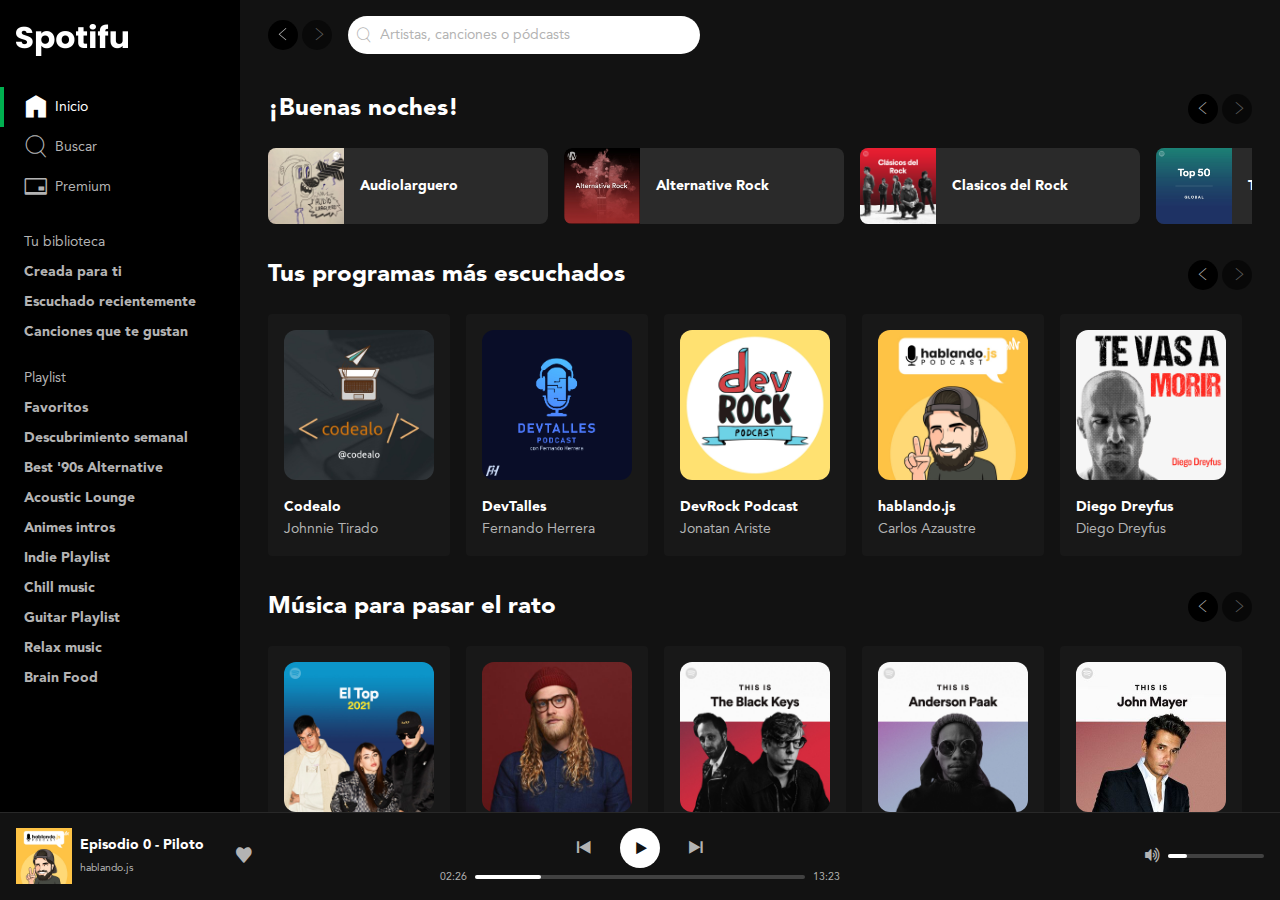
<file: index.html>
<!DOCTYPE html>
<html lang="en">
<head>
    <meta charset="UTF-8">
    <meta http-equiv="X-UA-Compatible" content="IE=edge">
    <meta name="viewport" content="width=device-width, initial-scale=1.0">
    <link rel="stylesheet"  href="./css/index.css">
    <title>Spotifu</title>

    <link rel="apple-touch-icon" sizes="57x57" href="favicon/apple-icon-57x57.png">
    <link rel="apple-touch-icon" sizes="60x60" href="favicon/apple-icon-60x60.png">
    <link rel="apple-touch-icon" sizes="72x72" href="favicon/apple-icon-72x72.png">
    <link rel="apple-touch-icon" sizes="76x76" href="favicon/apple-icon-76x76.png">
    <link rel="apple-touch-icon" sizes="114x114" href="favicon/apple-icon-114x114.png">
    <link rel="apple-touch-icon" sizes="120x120" href="favicon/apple-icon-120x120.png">
    <link rel="apple-touch-icon" sizes="144x144" href="favicon/apple-icon-144x144.png">
    <link rel="apple-touch-icon" sizes="152x152" href="favicon/apple-icon-152x152.png">
    <link rel="apple-touch-icon" sizes="180x180" href="favicon/apple-icon-180x180.png">
    <link rel="icon" type="image/png" sizes="192x192"  href="favicon/android-icon-192x192.png">
    <link rel="icon" type="image/png" sizes="32x32" href="favicon/favicon-32x32.png">
    <link rel="icon" type="image/png" sizes="96x96" href="favicon/favicon-96x96.png">
    <link rel="icon" type="image/png" sizes="16x16" href="favicon/favicon-16x16.png">
    <link rel="manifest" href="favicon/manifest.json">
    <meta name="msapplication-TileColor" content="#ffffff">
    <meta name="msapplication-TileImage" content="/ms-icon-144x144.png">
    <meta name="theme-color" content="#ffffff">    
</head>
<body class="body">
    <div class="layout">
        <div class="layout-block">
            <div class="layout-sidebar">
                <div class="sidebar">
        
                    <header class="logo">
                        <a href="/" aria-current="page">
                            <img src="./images/spotifu-logo.png" class="logo-image" width="112" height="32" alt="Logo de Spotifu">
                        </a>
                    </header>
                
                    <nav class="menu" aria-label="Principal">
                        <ul class="menu-list">
                            <li class="menuItem is-active">
                                <a href="./presentacion.html" class="link" aria-current="page">
                                    <i class="icon-home" aria-hidden="true"></i>
                                    <span>Inicio</span>
                                </a>
                            </li>
                            <li class="menuItem">
                                <a href="./presentacion.html" class="link">
                                    <i class="icon-search" aria-hidden="true"></i>
                                    <span>Buscar</span>
                                </a>
                            </li>
                            <li class="menuItem">
                                <a href="./presentacion.html" class="link">
                                    <i class="icon-creditCard" aria-hidden="true"></i>
                                    <span>Premium</span>
                                </a>
                            </li>
                        </ul>
                    </nav>
                
                    <nav class="list" aria-labelledby="library-navigation">
                        <h2 class="list-title" id="library-navigation">Tu biblioteca</h2>
                        <ul class="list-content">
                            <li class="list-item">
                                <a href="./presentacion.html" class="link">Creada para ti</a>
                            </li>
                            <li class="list-item">
                                <a href="./presentacion.html" class="link">Escuchado recientemente</a>
                            </li>
                            <li class="list-item">
                                <a href="./presentacion.html" class="link">Canciones que te gustan</a>
                            </li>
                        </ul>
                    </nav>
                
                    <nav class="list" aria-labelledby="playlist-navigation">
                        <h2 class="list-title" id="playlist-navigation">Playlist</h2>
                        <ul class="list-content">
                            <li class="list-item">
                                <a href="./presentacion.html" class="link">Favoritos</a>
                            </li>
                            
                            <li class="list-item">
                                <a href="./presentacion.html" class="link">Descubrimiento semanal</a>
                            </li>
                            
                            <li class="list-item">
                                <a href="./presentacion.html" class="link">Best '90s Alternative</a>
                            </li>
                            
                            <li class="list-item">
                                <a href="./presentacion.html" class="link">Acoustic Lounge</a>
                            </li>
                            
                            <li class="list-item">
                                <a href="./presentacion.html" class="link">Animes intros</a>
                            </li>
                            
                            <li class="list-item">
                                <a href="./presentacion.html" class="link">Indie Playlist</a>
                            </li>
                            
                            <li class="list-item">
                                <a href="./presentacion.html" class="link">Chill music</a>
                            </li>
                            
                            <li class="list-item">
                                <a href="./presentacion.html" class="link">Guitar Playlist</a>
                            </li>
                            
                            <li class="list-item">
                                <a href="./presentacion.html" class="link">Relax music</a>
                            </li>
                            
                            <li class="list-item">
                                <a href="./presentacion.html" class="link">Brain Food</a>
                            </li>
                        </ul>
                    </nav>
            
                </div> 
            </div>
            <div class="layout-main">
                <div class="page">
                    <div class="sticky">
                        <div class="page-block">
                            <header class="header" aria-label="Barra superior y menu del usuario">
                                <div class="navigation">
                                    <button class="navigation-prev" aria-label="Volver" title="Volver">
                                        <i class="icon-arrowLeft" aria-hidden="true"></i>
                                    </button>
                                    <button class="navigation-next" disabled aria-label="Avanzar" title="Avanzar">
                                        <i class="icon-arrowRight" aria-hidden="true"></i>
                                    </button>
                                </div>
                                <form class="search" action="./presentacion.html" role="search" aria-label="Artistas, canciones o pódcasts">
                                    <i class="icon-search" aria-hidden="true"></i>
                                    <input type="search" placeholder="Artistas, canciones o pódcasts">
                                </form>
                            </header>
                        </div>
                    </div>
                    
                    <main class="page-block">
                        <section class="playlistList" aria-labelledby="region1">
                            <div class="playlistList-top">
                                <h2 class="playlistList-title" id="region1">
                                    ¡Buenas noches!
                                </h2>
                                <div class="navigation">
                                    <button class="navigation-prev" aria-label="Volver" title="Volver">
                                        <i class="icon-arrowLeft" aria-hidden="true"></i>
                                    </button>
                                    <button class="navigation-next" disabled aria-label="Avanzar" title="Avanzar">
                                        <i class="icon-arrowRight" aria-hidden="true"></i>
                                    </button>
                                </div>
                            </div>
                            <div class="playlistList-container">
                        
                                <div class="playlistB">
                                    <div class="playlistB-cover">
                                        <img src="./images/audioLarguero.jpg" width="76" height="76" alt="Cover de la playlist Audiolarguero">
                                    </div>
                                    <div class="playlistB-details">
                                        <h3 class="playlistB-title">Audiolarguero</h3>
                                        <div class="playlistB-control">
                                            <button class="buttonIcon is-primary" title="Reproducir la lista de reproduccion Naruto" aria-label="Reproducir la Audiolarguero">
                                                <i class="icon-play" aria-hidden="true"></i>
                                            </button>
                                        </div>
                                    </div>
                                </div>
                        
                                <div class="playlistB">
                                    <div class="playlistB-cover">
                                        <img src="./images/AlternativeRock.jpg" width="76" height="76" alt="Cover de la playlist AlternativeRock">
                                    </div>
                                    <div class="playlistB-details">
                                        <h3 class="playlistB-title">Alternative Rock</h3>
                                        <div class="playlistB-control">
                                            <button class="buttonIcon is-primary" title="Reproducir la lista de reproduccion Naruto" aria-label="Reproducir la lista de AlternativeRock">
                                                <i class="icon-play" aria-hidden="true"></i>
                                            </button>
                                        </div>
                                    </div>
                                </div>
                        
                                <div class="playlistB">
                                    <div class="playlistB-cover">
                                        <img src="./images/clasicosRock.jpg" width="76" height="76" alt="Cover de la playlist clasicosRock">
                                    </div>
                                    <div class="playlistB-details">
                                        <h3 class="playlistB-title">Clasicos del Rock</h3>
                                        <div class="playlistB-control">
                                            <button class="buttonIcon is-primary" title="Reproducir la lista de reproduccion Naruto" aria-label="Reproducir la lista de reproduccion ClasicosRock">
                                                <i class="icon-play" aria-hidden="true"></i>
                                            </button>
                                        </div>
                                    </div>
                                </div> 
                                
                    
                                <div class="playlistB">
                                    <div class="playlistB-cover">
                                        <img src="./images/top50.jpg" width="76" height="76" alt="Cover de la playlist Top 50">
                                    </div>
                                    <div class="playlistB-details">
                                        <h3 class="playlistB-title">Top 50: Global</h3>
                                        <div class="playlistB-control">
                                            <button class="buttonIcon is-primary" title="Reproducir la lista de reproduccion Naruto" aria-label="Reproducir la lista de reproduccion Top 50">
                                                <i class="icon-play" aria-hidden="true"></i>
                                            </button>
                                        </div>
                                    </div>
                                </div>
                        
                                <div class="playlistB">
                                    <div class="playlistB-cover">
                                        <img src="./images/delDia.jpg" width="76" height="76" alt="Cover de la playlist Canción del Día">
                                    </div>
                                    <div class="playlistB-details">
                                        <h3 class="playlistB-title">Canción del Día</h3>
                                        <div class="playlistB-control">
                                            <button class="buttonIcon is-primary" title="Reproducir la lista de reproduccion Naruto" aria-label="Reproducir la lista de reproduccion Canción del Día">
                                                <i class="icon-play" aria-hidden="true"></i>
                                            </button>
                                        </div>
                                    </div>
                                </div> 
                            </div>
                        </section>
                                
                        <section class="playlistList" aria-labelledby="region2">
                            <div class="playlistList-top">
                                <h2 class="playlistList-title" id="region2">
                                    Tus programas más escuchados
                                </h2>
                                <div class="navigation">
                                    <button class="navigation-prev" aria-label="Volver" title="Volver">
                                        <i class="icon-arrowLeft" aria-hidden="true"></i>
                                    </button>
                                    <button class="navigation-next" disabled aria-label="Avanzar" title="Avanzar">
                                        <i class="icon-arrowRight" aria-hidden="true"></i>
                                    </button>
                                </div>
                            </div>
                            <div class="playlistList-container">
                                <div class="playlistA">
                                    <div class="playlistA-cover">
                                        <img src="./images/codealo.jpg" width="150" height="150" alt="Cover de la playlist Programas mas escuchados">
                                        <button class="buttonIcon is-primary" aria-label="Reproducir" title="Reproducir">
                                            <i class="icon-play" aria-hidden="true"></i>
                                        </button>
                                    </div>
                                    <h3 class="playlistA-title">Codealo</h3>
                                    <h4 class="playlistA-description">Johnnie Tirado</h4>
                                </div>
                                
                                <div class="playlistA">
                                    <div class="playlistA-cover">
                                        <img src="./images/devtalles.jpg" width="150" height="150" alt="Cover de la playlist Programas mas escuchados">
                                        <button class="buttonIcon is-primary" aria-label="Reproducir" title="Reproducir">
                                            <i class="icon-play" aria-hidden="true"></i>
                                        </button>
                                    </div>
                                    <h3 class="playlistA-title">DevTalles</h3>
                                    <h4 class="playlistA-description">Fernando Herrera</h4>
                                </div>
                                
                                <div class="playlistA">
                                    <div class="playlistA-cover">
                                        <img src="./images/devrock.jpg" width="150" height="150" alt="Cover de la playlist Programas mas escuchados">
                                        <button class="buttonIcon is-primary" aria-label="Reproducir" title="Reproducir">
                                            <i class="icon-play" aria-hidden="true"></i>
                                        </button>
                                    </div>
                                    <h3 class="playlistA-title">DevRock Podcast</h3>
                                    <h4 class="playlistA-description">Jonatan Ariste</h4>
                                </div>
                                
                                <div class="playlistA">
                                    <div class="playlistA-cover">
                                        <img src="./images/carlosAzaustre.jpg" width="150" height="150" alt="Cover de la playlist Programas mas escuchados">
                                        <button class="buttonIcon is-primary" aria-label="Reproducir" title="Reproducir">
                                            <i class="icon-play" aria-hidden="true"></i>
                                        </button>
                                    </div>
                                    <h3 class="playlistA-title">hablando.js</h3>
                                    <h4 class="playlistA-description">Carlos Azaustre</h4>
                                </div>
                                
                                <div class="playlistA">
                                    <div class="playlistA-cover">
                                        <img src="./images/diegoDreyfus.jpg" width="150" height="150" alt="Cover de la playlist Programas mas escuchados">
                                        <button class="buttonIcon is-primary" aria-label="Reproducir" title="Reproducir">
                                            <i class="icon-play" aria-hidden="true"></i>
                                        </button>
                                    </div>
                                    <h3 class="playlistA-title">Diego Dreyfus</h3>
                                    <h4 class="playlistA-description">Diego Dreyfus</h4>
                                </div>
                                
                                <div class="playlistA">
                                    <div class="playlistA-cover">
                                        <img src="./images/duolingo.png" width="150" height="150" alt="Cover de la playlist Programas mas escuchados">
                                        <button class="buttonIcon is-primary" aria-label="Reproducir" title="Reproducir">
                                            <i class="icon-play" aria-hidden="true"></i>
                                        </button>
                                    </div>
                                    <h3 class="playlistA-title">Relatos en inglés</h3>
                                    <h4 class="playlistA-description">Duolingo</h4>
                                </div>
                                
                                <div class="playlistA">
                                    <div class="playlistA-cover">
                                        <img src="./images/midudev.jpg" width="150" height="150" alt="Cover de la playlist Programas mas escuchados">
                                        <button class="buttonIcon is-primary" aria-label="Reproducir" title="Reproducir">
                                            <i class="icon-play" aria-hidden="true"></i>
                                        </button>
                                    </div>
                                    <h3 class="playlistA-title">Desarrollo Web</h3>
                                    <h4 class="playlistA-description">Miguel Ángel Durán</h4>
                                </div>
                                
                                <div class="playlistA">
                                    <div class="playlistA-cover">
                                        <img src="./images/caminoDev.jpg" width="150" height="150" alt="Cover de la playlist Programas mas escuchados">
                                        <button class="buttonIcon is-primary" aria-label="Reproducir" title="Reproducir">
                                            <i class="icon-play" aria-hidden="true"></i>
                                        </button>
                                    </div>
                                    <h3 class="playlistA-title">Camino Dev</h3>
                                    <h4 class="playlistA-description">Camino Dev</h4>
                                </div>
                            </div>
                        </section>
                        
                        <section class="playlistList" aria-labelledby="region4">
                            <div class="playlistList-top">
                                <h2 class="playlistList-title" id="region4">
                                    Música para pasar el rato
                                </h2>
                                <div class="navigation">
                                    <button class="navigation-prev" aria-label="Volver" title="Volver">
                                        <i class="icon-arrowLeft" aria-hidden="true"></i>
                                    </button>
                                    <button class="navigation-next" disabled aria-label="Avanzar" title="Avanzar">
                                        <i class="icon-arrowRight" aria-hidden="true"></i>
                                    </button>
                                </div>
                            </div>
                            <div class="playlistList-container">
                                <div class="playlistA">
                                    <div class="playlistA-cover">
                                        <img src="./images/eltop.jpg" width="150" height="150" alt="Cover de la playlist El top 2021">
                                        <button class="buttonIcon is-primary" aria-label="Reproducir" title="Reproducir">
                                            <i class="icon-play" aria-hidden="true"></i>
                                        </button>
                                    </div>
                                    <h3 class="playlistA-title">El Top 2021</h3>
                                    <h4 class="playlistA-description">Nicki está en el Top</h4>
                                </div>
                                
                                <div class="playlistA">
                                    <div class="playlistA-cover">
                                        <img src="./images/AllenStone.jpg" width="150" height="150" alt="Cover de la playlist AllenStone">
                                        <button class="buttonIcon is-primary" aria-label="Reproducir" title="Reproducir">
                                            <i class="icon-play" aria-hidden="true"></i>
                                        </button>
                                    </div>
                                    <h3 class="playlistA-title">Allen Stone</h3>
                                    <h4 class="playlistA-description">Allen Stone</h4>
                                </div>
                                
                                <div class="playlistA">
                                    <div class="playlistA-cover">
                                        <img src="./images/theBlack.jpg" width="150" height="150" alt="Cover de la playlist The Black">
                                        <button class="buttonIcon is-primary" aria-label="Reproducir" title="Reproducir">
                                            <i class="icon-play" aria-hidden="true"></i>
                                        </button>
                                    </div>
                                    <h3 class="playlistA-title">This is The Black Keys</h3>
                                    <h4 class="playlistA-description">The Black Keys</h4>
                                </div>
                                
                                <div class="playlistA">
                                    <div class="playlistA-cover">
                                        <img src="./images/andersonPaak.jpg" width="150" height="150" alt="Cover de la playlist Anderson">
                                        <button class="buttonIcon is-primary" aria-label="Reproducir" title="Reproducir">
                                            <i class="icon-play" aria-hidden="true"></i>
                                        </button>
                                    </div>
                                    <h3 class="playlistA-title">Anderson Paak</h3>
                                    <h4 class="playlistA-description">Anderson Paak</h4>
                                </div>
                                
                                <div class="playlistA">
                                    <div class="playlistA-cover">
                                        <img src="./images/mayer.jpg" width="150" height="150" alt="Cover de la playlist Mayer">
                                        <button class="buttonIcon is-primary" aria-label="Reproducir" title="Reproducir">
                                            <i class="icon-play" aria-hidden="true"></i>
                                        </button>
                                    </div>
                                    <h3 class="playlistA-title">This is John Mayer</h3>
                                    <h4 class="playlistA-description">John Mayer</h4>
                                </div>
                                
                                <div class="playlistA">
                                    <div class="playlistA-cover">
                                        <img src="./images/unplugged.jpg" width="150" height="150" alt="Cover de la playlist unplugged">
                                        <button class="buttonIcon is-primary" aria-label="Reproducir" title="Reproducir">
                                            <i class="icon-play" aria-hidden="true"></i>
                                        </button>
                                    </div>
                                    <h3 class="playlistA-title">Grandes Unplugged</h3>
                                    <h4 class="playlistA-description">Revive lo mejor</h4>
                                </div>
                                
                                <div class="playlistA">
                                    <div class="playlistA-cover">
                                        <img src="./images/bandalos.jpg" width="150" height="150" alt="Cover de la playlist bandalos">
                                        <button class="buttonIcon is-primary" aria-label="Reproducir" title="Reproducir">
                                            <i class="icon-play" aria-hidden="true"></i>
                                        </button>
                                    </div>
                                    <h3 class="playlistA-title">Bandalos Chinos</h3>
                                    <h4 class="playlistA-description">Bandalos Chinos</h4>
                                </div>
                                
                                <div class="playlistA">
                                    <div class="playlistA-cover">
                                        <img src="./images/indie.jpg" width="150" height="150" alt="Cover de la playlist Indie">
                                        <button class="buttonIcon is-primary" aria-label="Reproducir" title="Reproducir">
                                            <i class="icon-play" aria-hidden="true"></i>
                                        </button>
                                    </div>
                                    <h3 class="playlistA-title">Radio Indie</h3>
                                    <h4 class="playlistA-description">Déjate llevar</h4>
                                </div>
                            </div>
                        </section>            
                    </main>
                </div>
            </div>
        </div>   

        <div class="layout-block">
            <footer class="layout-bottom">
                <div class="player">
                    <div class="player-nowPlaying">
                        <div class="nowPlaying">
                            <div class="nowPlaying-cover">
                                <img src="./images/carlosAzaustre.jpg" width="56" height="56" alt="Portada" title="Portada de cancion">
                            </div>
                            <div class="nowPlaying-details">
                                <div class="nowPlaying-description">
                    
                                    <a href="./presentacion.html" class="nowPlaying-title">
                                        Episodio 0 - Piloto 
                                    </a>
                                    <a href="./presentacion.html" class="nowPlaying-artist">
                                        hablando.js
                                    </a>
                    
                                </div>
                    
                                <div class="nowPlaying-action" >         
                                    <button class="player-control" role="switch" aria-checked="false" aria-label="Guardar en tu biblioteca" title="Guardar en tu biblioteca">
                                        <i class="icon-heart"  aria-hidden="true"></i>
                                    </button>
                                </div>
                            </div>
                        </div>
                    </div>  
                    
                    <div class="player-playerControls">
                        <div class="playerControls">
                            <div class="playerControls-buttons" aria-label="Controles de reproduccion">
                    
                                <button class="buttonIcon " aria-label="Anterior" title="Anterior">
                                    <i class="icon-prev" aria-hidden="true"></i>
                                </button>
                                <a href="./presentacion.html">
                                    <button class="buttonIcon is-white" aria-label="Reproducir" title="Reproducir" >
                                        <i class="icon-play" aria-hidden="true">  </i>
                                    </button>  
                                </a>
                                <button class="buttonIcon " aria-label="Siguiente" title="Siguiente">
                                    <i class="icon-next" aria-hidden="true"></i>
                                </button>
                            </div>
                            <div class="playerPlayback">
                                <span class="playerPlayback-progressTime">02:26</span>
                                <div class="playerPlayback-slider">
                                    <div class="slider">
                                        <div class="slider-progress">
                                            <button class="slider-button" aria-label="controlar el progreso de la reproduccion"></button>
                                        </div>
                                    </div>
                                </div>
                                <span class="playerPlayback-progressTime">13:23</span>
                            </div>
                        </div>
                    </div>
                    
                    <div class="player-playerVolume">
                        <div class="playerVolume">
                            <button class="player-control" aria-label="Silenciar" aria-describedby="volumen-icon">
                                <i class="icon-volumeUp" id="volumen-icon" role="presentation" aria-label="Volumen alto"></i>
                            </button>
                            <div class="playerVolume-slider">
                                <div class="slider">
                                    <div class="slider-progress">
                                        <button class="slider-button" aria-label="controlar el progreso de la reproduccion"></button>
                                    </div>
                                </div>
                            </div>
                        </div>
                    </div>
                </div>
            </footer>
        </div>
    </div>

    
</body>
</html>
</file>
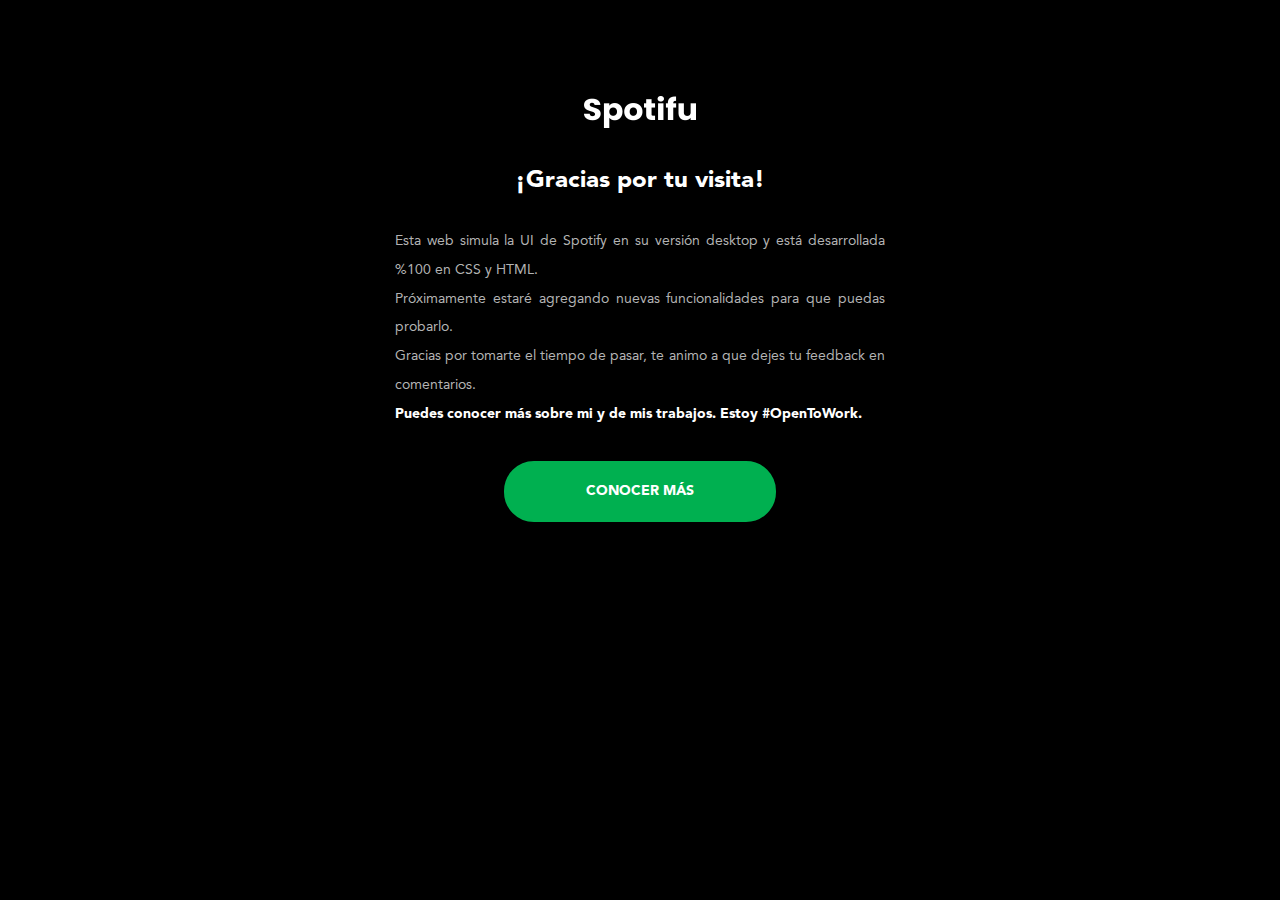
<file: presentacion.html>
<!DOCTYPE html>
<html lang="en">
<head>
    <meta charset="UTF-8">
    <meta http-equiv="X-UA-Compatible" content="IE=edge">
    <meta name="viewport" content="width=device-width, initial-scale=1.0">
    <link rel="stylesheet"  href="./css/index.css">
    <title>Spotifu</title>
    
    <link rel="apple-touch-icon" sizes="57x57" href="favicon/apple-icon-57x57.png">
    <link rel="apple-touch-icon" sizes="60x60" href="favicon/apple-icon-60x60.png">
    <link rel="apple-touch-icon" sizes="72x72" href="favicon/apple-icon-72x72.png">
    <link rel="apple-touch-icon" sizes="76x76" href="favicon/apple-icon-76x76.png">
    <link rel="apple-touch-icon" sizes="114x114" href="favicon/apple-icon-114x114.png">
    <link rel="apple-touch-icon" sizes="120x120" href="favicon/apple-icon-120x120.png">
    <link rel="apple-touch-icon" sizes="144x144" href="favicon/apple-icon-144x144.png">
    <link rel="apple-touch-icon" sizes="152x152" href="favicon/apple-icon-152x152.png">
    <link rel="apple-touch-icon" sizes="180x180" href="favicon/apple-icon-180x180.png">
    <link rel="icon" type="image/png" sizes="192x192"  href="favicon/android-icon-192x192.png">
    <link rel="icon" type="image/png" sizes="32x32" href="favicon/favicon-32x32.png">
    <link rel="icon" type="image/png" sizes="96x96" href="favicon/favicon-96x96.png">
    <link rel="icon" type="image/png" sizes="16x16" href="favicon/favicon-16x16.png">
    <link rel="manifest" href="favicon/manifest.json">
    <meta name="msapplication-TileColor" content="#ffffff">
    <meta name="msapplication-TileImage" content="/ms-icon-144x144.png">
    <meta name="theme-color" content="#ffffff">    
</head>
<body class="body-presentacion">
    
        
    

    <section class="textPrincipal">
        <div class="textPrincipal-logo">
            <a href="./index.html" aria-current="page">
                <img src="./images/spotifu-logo.png" class="logo-image" width="112" height="32" alt="Logo de Spotifu">
            </a>
        </div>
        <div>
            <h2 class="playlistList-title">¡Gracias por tu visita!</h2>
        </div>
        <div class="texto">
            <p class="playlistA-description">
                Esta web simula la UI de Spotify en su versión desktop y está desarrollada %100 en CSS y HTML.  
                <br>Próximamente estaré agregando nuevas funcionalidades para que puedas probarlo.  
                <br>Gracias por tomarte el tiempo de pasar, te animo a que dejes tu feedback en comentarios.
                
            </p>
            <p class="playlistB-title">Puedes conocer más sobre mi y de mis trabajos. Estoy #OpenToWork.</p>
        </div>
        
            <a href="https://rodri-valladares.github.io/portafolio-web/" class="btn-ghost round">CONOCER MÁS</a>
       
    </section>
    <b>
</body>
</html>
</file>
<file: css/index.css>
@import './icons.css';
@import './fonts.css';
@import './body.css';
@import './link.css';
@import './button-icon.css';
@import './sidebar.css';
@import './elipsis.css';
@import './player.css';
@import './page.css';
@import './layout.css';
@import './scrollbar.css';
@import './presentacion.css';


:root {
    font-size: 14px;
    --primary: #00B050;
    --white: #ffffff;
    --gray10: #B3B3B3;
    --gray20: #737373;
    --gray30: #282828;
    --gray40: #181818;
    --gray50: #121212;
    --gray60: #000000;
    --basefontFamily: Avenir, Helvetica, sans-serif;
    --headline1: bold 2rem/normal var(--basefontFamily);
    --headline2: bold 1.5rem/1.75rem var(--basefontFamily);
    --baseFont: normal .875rem/1.375rem var(--basefontFamily);
    --baseFontBold: bold .875rem/1.375rem var(--basefontFamily);
    --button: bold .875rem/1rem var(--baseFont);
    --small: normal .75em/normal var(--basefontFamily);
}
@media screen and (min-width: 768px) {
    :root { 
        font-size:16px;
    }
}

@media screen and (min-width: 1367px){
    :root {
        font-size:18px;
    }
}
</file>
